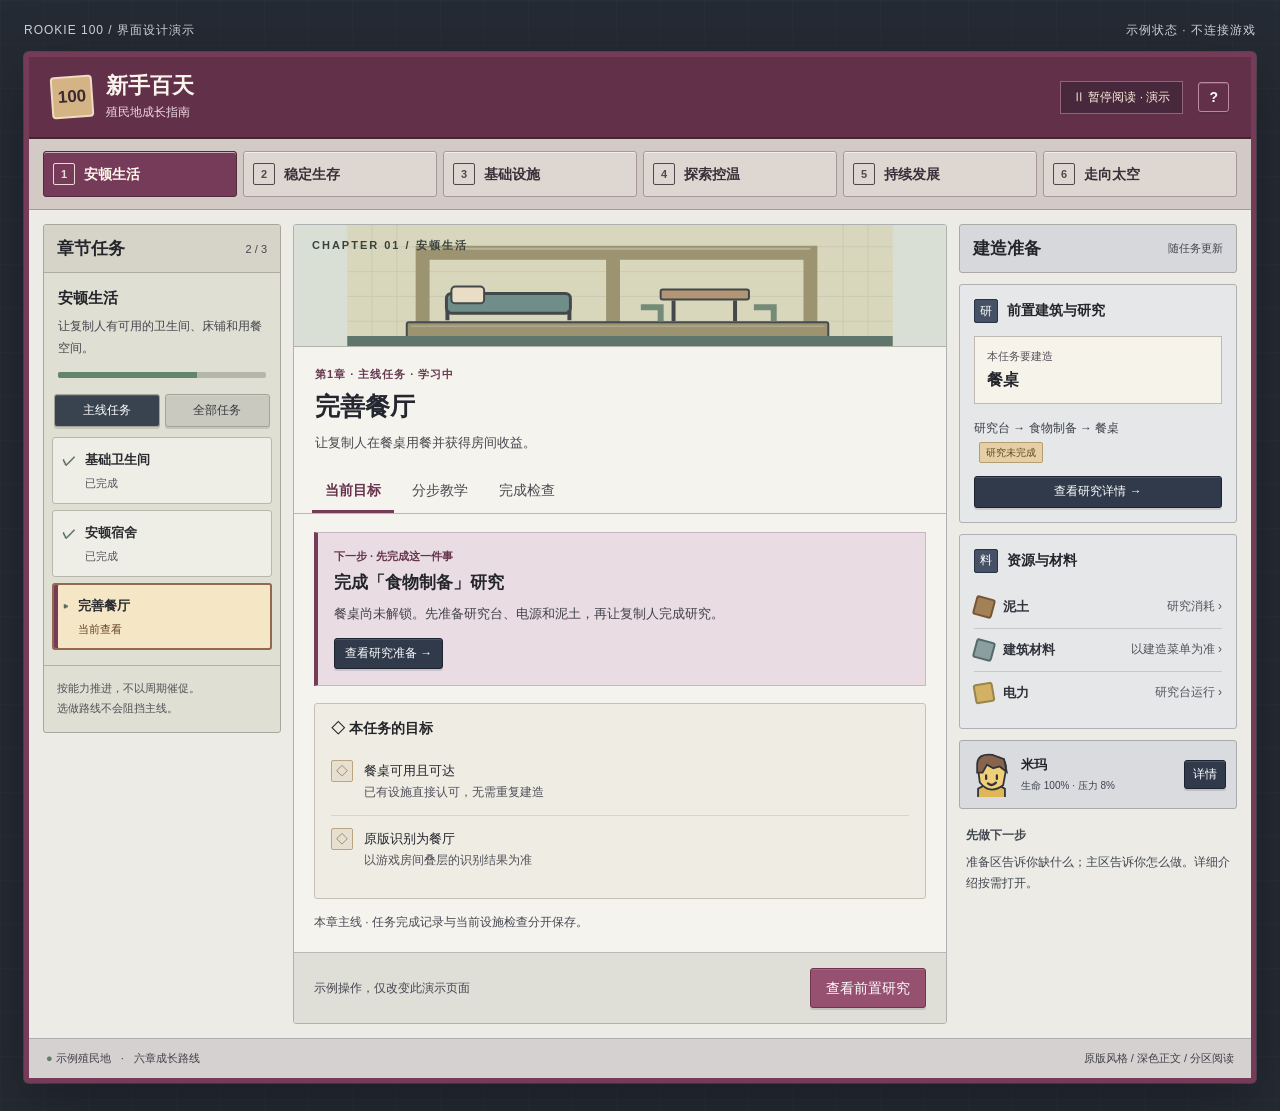
<file: ui-demo/index.html>
<!doctype html>
<html lang="zh-CN"><head><meta charset="utf-8"><meta name="viewport" content="width=device-width,initial-scale=1"><title>新手百天 · UI 设计演示</title><link rel="stylesheet" href="style.css"></head>
<body>
<div class="preview-label"><span>ROOKIE 100 / 界面设计演示</span><span>示例状态 · 不连接游戏</span></div>
<main class="window">
 <header class="window-head"><div class="brand-mark">100</div><div><h1>新手百天</h1><span>殖民地成长指南</span></div><div class="head-right"><span class="pause-badge">Ⅱ 暂停阅读 · 演示</span><button id="help" class="icon-button" aria-label="演示说明">?</button></div></header>
 <nav id="chapters" aria-label="章节"></nav>
 <div class="workspace">
  <aside class="task-frame"><div class="frame-head"><h2>章节任务</h2><span id="chapter-progress"></span></div><div class="chapter-intro"><strong id="chapter-title"></strong><p id="chapter-outcome"></p><div class="progress-track"><i id="chapter-fill"></i></div></div><div class="filter"><button id="main-filter" class="active">主线任务</button><button id="all-filter">全部任务</button></div><div id="tasks"></div><div class="list-note">按能力推进，不以周期催促。<br>选做路线不会阻挡主线。</div></aside>
  <section class="detail-frame"><div class="scene" id="scene"></div><div class="task-heading"><div class="eyebrow" id="task-meta"></div><h2 id="task-title"></h2><p id="task-purpose"></p></div><div class="detail-tabs" role="tablist"><button data-tab="overview" role="tab" class="active">当前目标</button><button data-tab="guide" role="tab">分步教学</button><button data-tab="checks" role="tab">完成检查</button></div><div id="task-content"></div><div class="task-action"><span id="action-note"></span><button id="primary" class="pink"></button></div></section>
  <aside class="support-frame"><div class="frame-head"><h2>建造准备</h2><span>随任务更新</span></div><section class="support-card"><div class="card-title"><span class="square-icon">研</span><h3>前置建筑与研究</h3></div><div id="research"></div></section><section class="support-card"><div class="card-title"><span class="square-icon">料</span><h3>资源与材料</h3></div><div id="resources"></div></section><section class="crew-card"><svg class="crew-portrait" viewBox="0 0 48 52" role="img" aria-label="复制人示意头像"><path d="M9 51v-9q15-10 30 0v9" fill="#dfb757" stroke="#30343a" stroke-width="2"/><path d="M9 20q-2-14 16-14 17 0 15 16l-3 16q-15 11-26-3z" fill="#efd078" stroke="#30343a" stroke-width="2"/><path d="M8 24V14q1-12 17-10l13 5 3 14-8-6-7 2-7-4-5 9z" fill="#88634e" stroke="#30343a" stroke-width="2"/><path d="M18 27v4M30 27v4M20 36q5 4 9-1" fill="none" stroke="#30343a" stroke-width="2.5" stroke-linecap="round"/></svg><div><strong>米玛</strong><span>生命 100% · 压力 8%</span></div><button id="crew-details" class="small">详情</button></section><div class="support-note"><strong>先做下一步</strong><p>准备区告诉你缺什么；主区告诉你怎么做。详细介绍按需打开。</p></div></aside>
 </div>
 <footer><span><b>●</b> 示例殖民地 <i>·</i> 六章成长路线</span><span>原版风格 / 深色正文 / 分区阅读</span></footer>
</main>
<div id="toast" role="status" hidden><span></span><button aria-label="关闭消息">×</button></div>
<dialog id="modal"><header><h2 id="modal-title"></h2><button id="modal-close" aria-label="关闭">×</button></header><div id="modal-content"></div><div class="modal-foot"><button id="modal-done" class="pink">知道了</button></div></dialog>
<script src="app.js"></script>
</body></html>
</file>
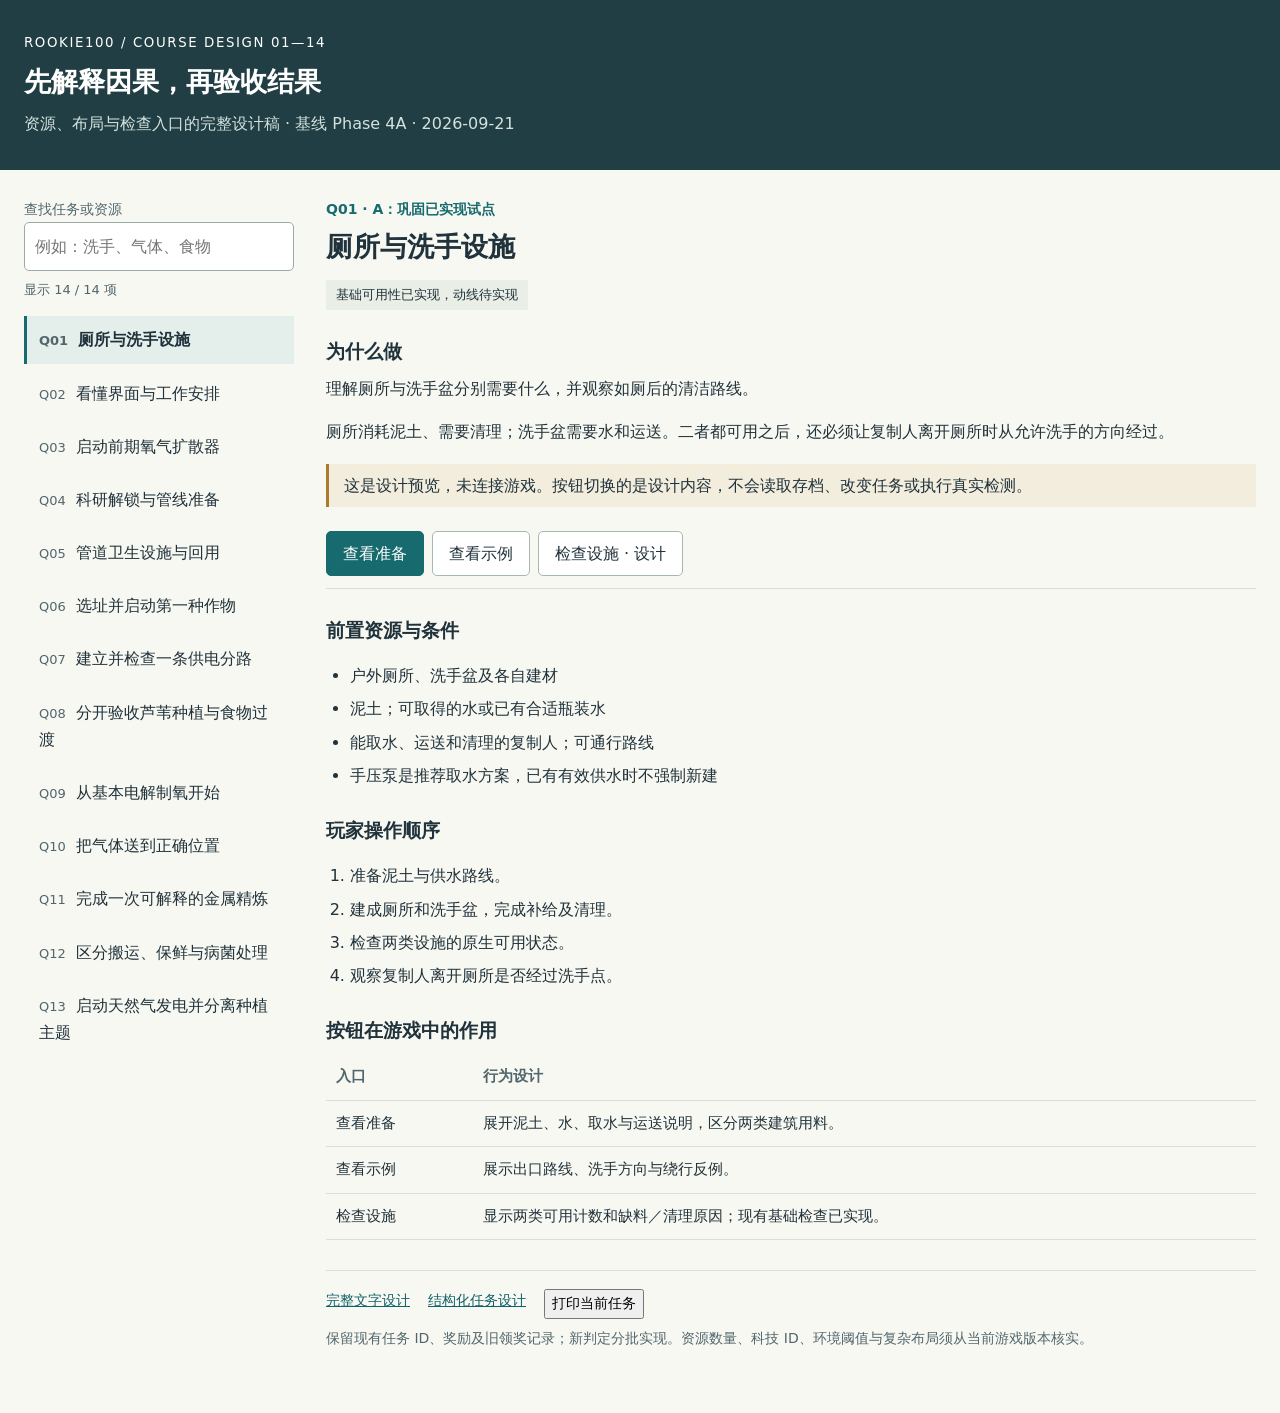
<file: Docs/Design/index.html>
<!doctype html>
<html lang="zh-CN"><head><meta charset="utf-8"><meta name="viewport" content="width=device-width,initial-scale=1"><title>Rookie100 · 前期课程设计</title>
<style>
:root{color-scheme:light;--ink:#20323b;--muted:#52666c;--accent:#176a6d;--paper:#f8f8f2;--line:#d8dfd9}*{box-sizing:border-box}body{margin:0;font:16px/1.7 "Microsoft YaHei",system-ui,sans-serif;background:var(--paper);color:var(--ink)}header{background:#203e43;color:white;padding:28px max(24px,calc((100vw - 1280px)/2));}header h1{font-size:27px;margin:4px 0}header p{margin:5px 0;color:#d4e2df}header small{letter-spacing:.12em}main{max-width:1280px;margin:auto;display:grid;grid-template-columns:270px minmax(0,1fr);gap:32px;padding:28px 24px}aside{align-self:start;position:sticky;top:18px;max-height:94vh;overflow:auto}label{display:block;font-size:14px;color:var(--muted)}input{font:inherit;width:100%;padding:10px;border:1px solid #9aaba7;border-radius:5px;background:white}nav{display:flex;flex-direction:column;gap:6px;margin-top:15px}button{font:inherit;cursor:pointer}nav button{text-align:left;padding:10px 12px;border:0;border-left:3px solid transparent;background:transparent;color:var(--ink)}nav button[aria-current="true"]{background:#e4eeea;border-left-color:var(--accent);font-weight:bold}nav span{font-size:13px;color:var(--muted);margin-right:10px}.empty{padding:20px;color:var(--muted)}h2{font-size:27px;line-height:1.4;margin:6px 0 14px}h3{font-size:19px;margin:25px 0 8px}h4{font-size:16px;margin:18px 0 6px}p{margin:8px 0 16px}li{margin:6px 0}ul,ol{padding-left:24px}.eyebrow{color:var(--accent);font-weight:bold;font-size:14px}.status{background:#e9eee6;display:inline-block;padding:4px 10px;font-size:13px}.notice{border-left:3px solid #ac7a2d;padding:8px 15px;background:#f2eddd;margin:18px 0}.tabs{display:flex;flex-wrap:wrap;gap:8px;border-bottom:1px solid var(--line);padding-bottom:12px;margin-top:24px}.tabs button{padding:8px 16px;border:1px solid #a7b8b2;border-radius:5px;background:white;color:var(--ink)}.tabs button[aria-selected="true"]{background:var(--accent);color:white;border-color:var(--accent)}button:focus-visible,a:focus-visible,input:focus-visible{outline:3px solid #d58b26;outline-offset:3px}.diagram{display:block;width:100%;height:auto;margin:10px 0;background:white}figure{margin:16px 0 24px}figcaption{font-size:14px;color:var(--muted)}a{color:#11616a}table{width:100%;border-collapse:collapse;font-size:15px}td,th{padding:10px;text-align:left;border-bottom:1px solid var(--line);vertical-align:top}th{color:var(--muted)}footer{margin-top:30px;border-top:1px solid var(--line);padding:18px 0;color:var(--muted);font-size:14px}.actions{display:flex;gap:18px;flex-wrap:wrap}.scope{font-weight:600}#counter{font-size:13px;color:var(--muted);margin-top:8px}[hidden]{display:none!important}@media(max-width:760px){main{grid-template-columns:1fr;padding:18px;gap:20px}aside{position:static;max-height:none}nav{display:grid;grid-template-columns:repeat(2,minmax(0,1fr));max-height:250px;overflow:auto}h2{font-size:23px}header{padding:20px}.tabs button{padding:9px 12px}}@media print{header{background:none;color:#20323b;padding:0}header p{color:#52666c}aside,.tabs,.actions{display:none}main{display:block;padding:0}article [role="tabpanel"]{display:block!important}figure{break-inside:avoid}body{background:white}}
</style></head><body>
<header><small>ROOKIE100 / COURSE DESIGN 01—14</small><h1>先解释因果，再验收结果</h1><p>资源、布局与检查入口的完整设计稿 · 基线 Phase 4A · 2026-09-21</p></header>
<main><aside><label for="search">查找任务或资源</label><input id="search" type="search" placeholder="例如：洗手、气体、食物"><div id="counter" aria-live="polite"></div><nav id="task-nav" aria-label="任务列表"></nav></aside><article id="detail" aria-live="polite"></article></main>
<script id="task-data" type="application/json">[
  {
    "id":"q01","title":"厕所与洗手设施","status":"基础可用性已实现，动线待实现","goal":"理解厕所与洗手盆分别需要什么，并观察如厕后的清洁路线。",
    "cause":"厕所消耗泥土、需要清理；洗手盆需要水和运送。二者都可用之后，还必须让复制人离开厕所时从允许洗手的方向经过。",
    "prerequisites":["户外厕所、洗手盆及各自建材","泥土；可取得的水或已有合适瓶装水","能取水、运送和清理的复制人；可通行路线","手压泵是推荐取水方案，已有有效供水时不强制新建"],
    "nodes":["泥土与清理","户外厕所","如厕后经过","洗手盆","取水与运送","水源／瓶装水","生活区"],"edges":[[0,1,"补给"],[1,2,"离开"],[2,3,"正确方向"],[5,4,"取水"],[4,3,"送水"],[3,6,"洗手后进入"]],
    "layout":[["厕所区域","出口洗手点","生活区"],["泥土补给","可通行走廊","水源与取水点"]],
    "layoutNote":"把洗手点安排在出口路线，并检查允许洗手的方向；另一出口可能导致绕行。示意不代表房间尺寸或通路已经自动验证。",
    "steps":["准备泥土与供水路线。","建成厕所和洗手盆，完成补给及清理。","检查两类设施的原生可用状态。","观察复制人离开厕所是否经过洗手点。"],
    "buttons":[["查看准备","展开泥土、水、取水与运送说明，区分两类建筑用料。"],["查看示例","展示出口路线、洗手方向与绕行反例。"],["检查设施","显示两类可用计数和缺料／清理原因；现有基础检查已实现。"]],
    "acceptance":["当前自动：至少一座户外厕所与一座洗手盆可用，领奖前复核。","人工观察：通路、门权限、洗手方向和如厕后实际洗手。","后续：以明确设施组关联行为证据，不能用远处设施凑成完整卫生系统。"],
    "feedback":["等待泥土 → 检查库存、运送与清理。","洗手盆缺水 → 检查水源、取水和送达，不只看手压泵是否存在。","设施可用 → 明确提示动线尚未自动核验。"],
    "tests":["只有厕所或只有空洗手盆不能通过。","无人正在使用但设施可用时可以通过基础目标。","供水中断、进入清理状态或拆除后，领奖复核应拦截。"],
    "scope":"基础目标仍按殖民地统计；通路和实际洗手不冒充自动通过。","batch":"A：巩固已实现试点"
  },
  {
    "id":"q02","title":"看懂界面与工作安排","status":"当前为知识任务，交互练习待实现","goal":"能找到资源、建筑状态、视图、通路和工作优先级，知道下一步去哪里检查。",
    "cause":"建筑不工作不一定是建筑没造好；需要先读状态，再检查资源、连接和复制人的工作安排。基础帮助不能锁在第一项领奖之后。",
    "prerequisites":["无需先完成某栋建筑才能阅读帮助","使用当前殖民地的任意已建成建筑作为观察对象","资源列表、原生状态面板、相关视图入口"],
    "nodes":["选择建筑","读取状态","检查资源","检查连接／通路","调整工作安排","再次观察"],"edges":[[0,1,"先看证据"],[1,2,"缺料时"],[1,3,"连接问题时"],[2,4,"库存未送达"],[3,4,"通路已修复"],[4,5,"验证变化"]],
    "layout":[["资源与任务列表","游戏观察区","建筑原生状态"],["视图入口","选择一个对象","工作与优先级"]],
    "layoutNote":"这是界面信息位置示意，不是游戏截图；实际入口名称与快捷键以当前游戏版本为准。",
    "steps":["选中一座建筑，读出一条状态信息。","找到其需要的资源及库存。","切换一个相关视图，沿连接或通路检查。","理解优先级只能安排工作，不能凭空产生材料或打通墙壁。"],
    "buttons":[["查看准备","打开基础操作说明，始终可访问。"],["查看示例","对照缺资源、缺连接和缺运送三种情况。"],["检查设施","指向现有支持的诊断；不支持的对象说明检查边界。"]],
    "acceptance":["当前无机器目标，只能描述为阅读确认。","拟增加分步自检，不把点击按钮认定为已经掌握操作。","若将来记录视图操作，只能证明使用过入口，不能证明理解。"],
    "feedback":["库存有材料但没送到 → 看通路、工作安排和优先级。","尚不支持自动判断 → 给出原生状态检查入口，不标绿通过。"],
    "tests":["q01 未领奖时也能打开基础帮助。","打开后关闭帮助不自动发奖或替玩家改优先级。"],
    "scope":"知识确认与工程验收分开；不新增虚假的掌握度。","batch":"B：前置知识与科研"
  },
  {
    "id":"q03","title":"启动前期氧气扩散器","status":"运行验收与选中建筑诊断已实现","goal":"理解电力、藻类和排气环境缺一不可，能解释扩散器为什么停机。",
    "cause":"电路供电和藻类运送使扩散器能够工作，周围气体环境与控制状态决定是否允许继续运行；运行一台不等于整个基地氧气充足。",
    "prerequisites":["氧气扩散器及建材","可工作的供电来源与连续电线","藻类来源和运送路径；不能依赖本任务奖励作为唯一启动材料","可排气的环境及允许运行的手动／自动化设置"],
    "nodes":["发电与电线","藻类与运送","氧气扩散器","周围环境／控制","氧气分布","复制人耗氧"],"edges":[[0,2,"供电"],[1,2,"供料"],[3,2,"允许运行"],[2,4,"产氧"],[4,5,"供氧需求"]],
    "layout":[["发电与接线","扩散器","需供氧空间"],["藻类存放与运送","周围气体环境","观察氧气分布"]],
    "layoutNote":"保持可运送、可观察的布置。不能用此图保证供氧容量，也不要为了过压盲目增建扩散器。",
    "steps":["建成、接线并补充藻类。","启动后观察建筑状态和氧气分布。","分别识别缺电、缺料、过压和控制关闭。","将二氧化碳相关内容作为独立观察，不把它算入已实现的运行验收。"],
    "buttons":[["查看准备","说明藻类获取、供电和运送。"],["查看示例","显示电力与物料两条输入，以及气体扩散方向。"],["检查设施","检查当前选中的扩散器，显示原因和建议；已实现。"]],
    "acceptance":["当前自动：建成且领奖时至少一台扩散器运行。","诊断范围是所选建筑；任务不要求选中恰好达标的那台。","持续供氧、殖民地容量及二氧化碳治理尚未自动验收。"],
    "feedback":["建筑内藻类不足 → 区分本地缺料与全殖民地耗尽。","过压 → 查看附近气体和通路。","手动／自动化关闭 → 指向不同控制入口。"],
    "tests":["未接线、无电、停机时不能新领取。","另一台正常运行可以满足目标。","已领奖后停机不撤销记录。"],
    "scope":"保持当前成功试点，不在本批增加持续产氧的存档历史。","batch":"A：巩固已实现试点"
  },
  {
    "id":"q04","title":"科研解锁与管线准备","status":"知识任务；具体科研验收待审计","goal":"知道科技解锁只是允许建造，实际使用还需要资源、连接和工作安排。",
    "cause":"科研设备及其输入使选定科技取得进度；科技完成后才进入对应建筑与管线实践。阅读科技说明不等于完成科研。",
    "prerequisites":["本任务明确选定的科技清单（实现前从当前游戏科技树核对）","所需研究设备及其实际资源与供电","能够执行研究工作的复制人及工作安排"],
    "nodes":["研究设备","所需资源与供电","选择目标科技","实际科研进度","科技完成","进入管道教学"],"edges":[[0,2,"具备设备"],[1,0,"供应"],[2,3,"安排研究"],[3,4,"完成"],[4,5,"解锁"]],
    "layout":[["研究材料送达","研究设备","供电电路"],["复制人通路","科技选择与进度","待解锁设施"]],
    "layoutNote":"不写死某个版本的科技名称和费用；生成游戏内容前必须从已安装版本确认对应科技 ID。",
    "steps":["从后续设施反查需要的科技。","准备研究设备及其输入。","选择并完成指定科技。","回到解锁建筑，解释进水和排水接口。"],
    "buttons":[["查看准备","列出核对后的设备、资源和科技前置。"],["查看示例","对照科技解锁与建筑实际工作的区别。"],["检查设施","检查选定科技的完成状态和研究设备条件；接口核实后实现。"]],
    "acceptance":["实施前确定有限、可识别的科技集合，不用泛称二级科研。","未来自动验收科技完成；设备存在只作为中间步骤。","当前版本仍是知识任务，不把已领取记录改写为已验证科研。"],
    "feedback":["科技未选择 → 指向研究入口。","研究停滞 → 分别检查设备、输入、工作安排。"],
    "tests":["设备齐全但目标科技未完成不能假通过。","早已研究完成的存档不要求重做。","基础说明在解锁前可查。"],
    "scope":"科技 ID、接口、费用需要版本审计；不在设计图中伪造已核实数据。","batch":"B：前置知识与科研"
  },
  {
    "id":"q05","title":"管道卫生设施与回用","status":"当前仅检查马桶建成，需分层整改","goal":"先让进水、使用和排水成立，再理解处理、回用与余量去向。",
    "cause":"供水到达设施并有排水去向才能使用；处理后的水若回用，还需要补给、供电、维护和剩余水量的处理。一个抽水马桶不是一个循环。",
    "prerequisites":["经核对的科技解锁与建材","管道卫生设施和对应供水、排水管线","若采用处理回用：处理设备、电力、处理材料及余量去向","启动水与复制人使用、维护通路"],
    "nodes":["启动供水","管道卫生设施","污水输出","处理设备","回用水","余量／排出","处理材料与电力"],"edges":[[0,1,"供水"],[1,2,"使用后"],[2,3,"送去处理"],[6,3,"供应"],[3,4,"处理结果"],[4,1,"回用"],[4,5,"余量去向"]],
    "layout":[["供水入口","厕所与洗手点","污水汇集"],["回用连接","处理与维护区","余量出口"]],
    "layoutNote":"只是流向分区图，不给未经实测的桥接方向、管路优先级或密闭尺寸。回用不等同于已经消毒。",
    "steps":["先完成有输入、有输出的管道卫生设施。","观察一次实际使用与排水。","增加处理设备并验证处理结果。","最后验证回用和余量出口，检查堵塞与维护。"],
    "buttons":[["查看准备","分基础卫生与处理回用两张清单。"],["查看示例","切换一次性供排水和回用原理图，明确两者区别。"],["检查设施","按设施组检查输入、输出与处理；不能只数马桶。"]],
    "acceptance":["里程碑一：同一设施组具备使用条件且输入输出关系明确。","里程碑二：观察到使用与输出；若需要跨读档记录，另行设计迁移。","里程碑三：回用和余量去向经过验证后，才称循环完成。"],
    "feedback":["无输入水 → 沿供水端检查。","排水受阻 → 查看输出去向与容量。","处理设备停机 → 区分电力、材料和输出问题。"],
    "tests":["异地一台马桶与一台处理器不能拼凑通过。","启动水存在但输出堵塞不能算可用。","循环图不允许把污水处理直接标成无菌。"],
    "scope":"分三次可验证里程碑，不一次性交付未经验证的闭环检测。","batch":"C：卫生系统升级"
  },
  {
    "id":"q06","title":"选址并启动第一种作物","status":"当前仅检查种植箱，作物判定待实现","goal":"先选作物，再选能满足它条件的位置，区分空容器与实际种植。",
    "cause":"种植容器只有承载作用；种子、环境和所需供给共同决定作物能否生长，生长也不等于已经收获。",
    "prerequisites":["一种明确的入门作物及种子","与该作物匹配的种植容器","从当前游戏配置读取的环境与供给条件","播种、照料和收获的复制人通路"],
    "nodes":["选定作物","种子","合适容器","环境与供给","生长","收获物"],"edges":[[0,2,"选择容器"],[1,2,"播种"],[3,2,"满足条件"],[2,4,"实际生长"],[4,5,"收获"]],
    "layout":[["种子与材料","种植区","环境观察点"],["复制人通道","所需供给","收获去向"]],
    "layoutNote":"温度、气氛、灌溉或施肥按所选作物核实，不把所有作物画成同一种供水方案。",
    "steps":["先确认作物及种子来源。","核对环境后建造合适容器。","完成播种和供给。","观察实际生长，再安排收获用途。"],
    "buttons":[["查看准备","显示所选作物的实际需求卡。"],["查看示例","比较空容器、已播种和具备生长条件三种状态。"],["检查设施","检查容器内作物身份及其生长阻碍。"]],
    "acceptance":["种植正确作物且具备生长条件，不以空种植箱通过。","收获是独立行为里程碑，不在播种时自动勾选。"],
    "feedback":["没有作物 → 检查种子与播种安排。","作物停长 → 根据真实状态解释环境或供给不足。"],
    "tests":["空箱、错误作物、错误环境分别不能冒充目标。","已有正确作物可被承认，不要求拔掉重种。"],
    "scope":"作物及精确阈值须在实施前核对，不写死猜测值。","batch":"D：种植与食物"
  },
  {
    "id":"q07","title":"建立并检查一条供电分路","status":"当前仅检查变压器，网络判定待实现","goal":"理解发电、主干、分路和负荷的关系，并检查一个明确电路。",
    "cause":"变压器只有正确接入主干和目标分路才发挥作用；电线规格和负荷仍需核对，不能保证以后永不发生过载。",
    "prerequisites":["可用电源和主干连接","变压器及合适电线、目标用电设备","经游戏接口核对的电路身份、线缆容量及负荷数据"],
    "nodes":["发电与储电","主干","变压器","目标分路","用电设备","容量与负荷检查"],"edges":[[0,1,"供电"],[1,2,"输入"],[2,3,"输出"],[3,4,"送电"],[3,5,"线缆"],[4,5,"负荷"]],
    "layout":[["发电与储电","主干接入","变压器"],["检查范围标识","分路连接","目标用电区"]],
    "layoutNote":"接口方向以游戏实际建筑为准。图中区域只表示电路角色，不表示任何型号电线都可以通用。",
    "steps":["选定要教学的一条分路。","核对主干到变压器，再到分路的连接。","检查目标线缆与用电负荷。","观察运行，处理断线或过载提示。"],
    "buttons":[["查看准备","说明不同电路角色和容量数据来源。"],["查看示例","展示连接正确与输入输出接错的原理对照。"],["检查设施","明确绑定所选分路，显示检查范围与当前证据。"]],
    "acceptance":["要求目标分路的网络关系正确，不能仅凭变压器存在。","只报告当前检查范围与观察结果，删除永不过载的绝对承诺。"],
    "feedback":["网络未连通 → 指出未能确认的连接段。","负荷风险 → 展示游戏读取的数据及适用范围，不猜容量。"],
    "tests":["远处无关变压器不能让所选电路通过。","更换线缆或增添设备后应重新检查。"],
    "scope":"网络关联检测未实现前维持教学提示，不伪造已验证分组。","batch":"E：电网与制氧系统"
  },
  {
    "id":"q08","title":"分开验收芦苇种植与食物过渡","status":"当前仅检查农场砖，两个主题待拆分","goal":"把指定作物种植和食物来源过渡分成两条有各自证据的目标。",
    "cause":"同一章包含两个主题，不意味着同一块农场砖能同时证明它们完成；每条资源链都要明确输入、产物和用途。",
    "prerequisites":["顶针芦苇对应种子、容器、环境和供给（实施前核实）","独立选定的食物来源、必要加工与保存方式","分别可达的运送、种植或加工工作路线"],
    "nodes":["芦苇种子与条件","实际种植","芦苇产物用途","食物来源","必要加工","可用食物与保存"],"edges":[[0,1,"播种与供给"],[1,2,"生长后产物"],[3,4,"独立食物链"],[4,5,"加工与存放"]],
    "layout":[["芦苇种植区","作物供给","产物去向"],["独立食物来源","加工位置","食物存放"]],
    "layoutNote":"两条链并列绘制，不把芦苇种植自动画成食物生产。精确作物条件和食谱随后核对。",
    "steps":["明确芦苇的教学用途与种植条件。","验证实际种植，不只检查农场砖。","单独选择食物过渡路线。","观察食物链输出及其保存安排。"],
    "buttons":[["查看准备","分栏展示两条链的资源清单。"],["查看示例","切换种植图和食物图，禁止混用完成标记。"],["检查设施","分别返回作物目标和食物目标的证据。"]],
    "acceptance":["指定作物实际种植且条件满足。","食物路线以选定方案的实际输出验收；未定义方案前不开放自动通过。"],
    "feedback":["农场砖为空 → 种植目标未完成。","种植达标但食物链未验证 → 显示两项不同进度。"],
    "tests":["完成其中一条链不能自动完成另一条。","错误种子或无食物输出不能被总建筑数掩盖。"],
    "scope":"保持任务 ID 与原视频关联，先拆子目标，不立即改全局任务顺序。","batch":"D：种植与食物"
  },
  {
    "id":"q09","title":"从基本电解制氧开始","status":"当前仅检查电解器，系统启动待实现","goal":"理解电力、水、环境与产物去向，再把高压方案作为进阶内容。",
    "cause":"电解器需要输入和运行条件；启动后还要处理不同气体的去向。高压设计不能替代对基础流向的理解。",
    "prerequisites":["所需科技、电解器和建材","可用电路及供水管路","气体输出空间、输送和去向方案","针对高级方案的独立实机验证资料"],
    "nodes":["水源与管路","供电","电解器","运行环境","氧气去向","氢气去向"],"edges":[[0,2,"供水"],[1,2,"供电"],[3,2,"运行条件"],[2,4,"氧气"],[2,5,"氢气"]],
    "layout":[["供水与供电","电解设备区","气体观察区"],["检修通道","氧气输送方向","氢气处理方向"]],
    "layoutNote":"仅为功能分区；高压模块的格子尺寸、液体布置和启动步骤没有实机验证前不生成施工蓝图。",
    "steps":["先用普通方案确认输入和设备启动。","观察不同气体产物及其去向。","检查环境与控制造成的停机。","基础通过后再阅读高压进阶案例。"],
    "buttons":[["查看准备","列出基础启动需求和进阶方案额外条件。"],["查看示例","默认展示普通原理图；未验证高压蓝图不提供照建指令。"],["检查设施","拟检查电解器输入、运行和产物路径，范围明确到设施组。"]],
    "acceptance":["基础层检查正确设备实际启动。","系统层另行检查氧气和氢气去向。","高压稳定性不以启动一瞬间判完成。"],
    "feedback":["设备存在但未启动 → 从输入、控制和环境分项解释。","产物去向未知 → 不显示系统完整。"],
    "tests":["无水、无电或无法排气均不满足启动层。","只启动设备不能自动通过稳定系统层。"],
    "scope":"先普通、后进阶；不把未经验证的技巧生成成官方式蓝图。","batch":"E：电网与制氧系统"
  },
  {
    "id":"q10","title":"把气体送到正确位置","status":"当前仅检查气泵，输送关系待实现","goal":"沿气源、气泵、管路到输出端逐段检查，而不是只放下一台泵。",
    "cause":"气泵需要电力和可抽取气体，管路需要可接受的输出端；混合气体还要有明确的处理方案。",
    "prerequisites":["明确的气源与目标使用位置","气泵、电路、气体管路和相应输出设施","按实际方案确定的不同气体处理方式"],
    "nodes":["气源","供电","气泵","气体管路","按方案分配","目标输出端"],"edges":[[0,2,"抽取"],[1,2,"供电"],[2,3,"输送"],[3,4,"分配"],[4,5,"送达"]],
    "layout":[["气源与气泵","输送走廊","目标输出区"],["供电连接","检修与观察点","其他气体去向"]],
    "layoutNote":"不画成泵自动只吸所需气体。分配方式与实际设施核对后才展开具体接法。",
    "steps":["明确从哪里取气、送到哪里。","连接供电与管路。","观察管内实际气体及输出端。","处理阻塞、输出环境或气体不符合需求的情况。"],
    "buttons":[["查看准备","列出气源与目标端需求。"],["查看示例","展示输送链及不同气体必须有去向的原因。"],["检查设施","沿指定输送链检查连接和输出，未支持段落标待检查。"]],
    "acceptance":["必须把同一输送链的气源、泵和输出关联起来。","实际送达的气体符合目标端要求，不能仅数气泵。"],
    "feedback":["泵工作但未送达 → 检查管路和输出端。","送到的不是目标气体 → 检查气源和分配方案。"],
    "tests":["断管或封闭输出不能通过。","其他无关气泵不能满足所选链。"],
    "scope":"与 q09 共享基本制氧知识，不把先学高压当作普通输送的物理前提。","batch":"E：电网与制氧系统"
  },
  {
    "id":"q11","title":"完成一次可解释的金属精炼","status":"当前仅检查建筑，生产行为待实现","goal":"理解输入、冷却、工作安排和产物，知道热量仍需要后续管理。",
    "cause":"原料与电力只是加工的部分输入；冷却介质和输出去向同样重要。成功加工一批，不代表长时间运行的热量已经解决。",
    "prerequisites":["金属精炼设施与配方所需原料","有效供电、工作安排及复制人通路","经游戏配置核对的冷却介质和进出路径","产物取走与后续热量处理方案"],
    "nodes":["原料与运送","供电与工作安排","精炼设备","冷却输入","冷却输出与热量","精炼产物"],"edges":[[0,2,"加工材料"],[1,2,"工作条件"],[3,2,"冷却介质"],[2,4,"携热输出"],[2,5,"加工结果"]],
    "layout":[["原料存放","精炼设备","产物去向"],["冷却输入","操作与检修通路","冷却输出／散热区域"]],
    "layoutNote":"不给未经计算和测试的闭路冷却接法；介质选择和运行余量必须按具体方案验证。",
    "steps":["选定一个具体加工配方。","准备原料、供电、冷却与工作安排。","完成一批实际加工。","检查输出介质与后续热量去向。"],
    "buttons":[["查看准备","从选定配方列出所需输入与冷却需求。"],["查看示例","将物料流与冷却流分开展示。"],["检查设施","检查设备条件，未来以成功加工事件确认一批产出。"]],
    "acceptance":["明确设备及配方，记录一次成功加工，不用已有库存冒充本次生产。","历史产出记录若持久化，单独进行存档迁移与去重设计。","长期散热可靠性属于后续目标。"],
    "feedback":["未开始加工 → 检查工作设置和输入。","冷却或输出受阻 → 展示具体缺口，不仅提示未完成。"],
    "tests":["奖励或搬来的精炼金属不能冒充加工证据。","取消作业不记成功；重复事件不重复计数。"],
    "scope":"先验证单次生产，再考虑连续生产统计。","batch":"F：生产与效果验收"
  },
  {
    "id":"q12","title":"区分搬运、保鲜与病菌处理","status":"当前储物箱目标不足，机制需分别审计","goal":"知道物资存放、食物保存和病菌处理是不同问题，不能用同一个勾选代替。",
    "cause":"把东西搬进容器只改变存放位置；是否保鲜或完成病菌处理，需要分别观察对应对象和机制，不能由建筑名称推断。",
    "prerequisites":["明确本课要保存的食物或处理的物资","所选方案对应的环境、设备和能源","明确处理前后要比较的状态与观察范围","辐射案例必须核对版本、DLC 和实际处理对象"],
    "nodes":["识别目标物资","搬运与存放","食物保存方案","观察保存状态","病菌处理方案","观察处理结果"],"edges":[[0,1,"确定对象"],[1,2,"食物分支"],[2,3,"单独验收"],[1,4,"病菌分支"],[4,5,"单独验收"]],
    "layout":[["物资识别与暂存","食物保存区","状态观察"],["需处理的物资","独立处理区域","处理结果检查"]],
    "layoutNote":"不把普通储物箱画成食品保鲜设备；辐射处理的布局和暴露条件未经验证不提供照建图。",
    "steps":["先说明要解决腐败、污染还是搬运问题。","选择一条明确方案并核对机制。","记录处理前状态。","实施后按相同范围检查结果。"],
    "buttons":[["查看准备","分开列出食物保存与病菌处理需求。"],["查看示例","对照三种目标，明确不能互相替代。"],["检查设施","仅检查有可靠数据支持的状态，其他项目显示待验证。"]],
    "acceptance":["搬运目标只证明物资到位。","保鲜与病菌处理分别规定对象、证据和观察期；审计前不生成数值承诺。","当前储物箱存在不能证明任何安全效果。"],
    "feedback":["物资已存放，但效果未检查 → 保持未验证状态。","缺少可靠状态数据 → 引导查看原生信息，不标安全。"],
    "tests":["容器存在但无目标物资不通过。","处理一份样品不能推断整个库存均符合条件。"],
    "scope":"先消除误导性目标，再选择一个可实测方案实施。","batch":"F：生产与效果验收"
  },
  {
    "id":"q13","title":"启动天然气发电并分离种植主题","status":"当前仅检查发电机，多主题待拆分","goal":"理解燃料、输送、发电连接与排放；另行处理章节中的种植内容。",
    "cause":"发电机需要燃料输入和运行条件，发出的电要接入目标电路，运行产物也需要去向。种植系统不能由发电机数量证明完成。",
    "prerequisites":["可取得的天然气来源与输送方案","发电机、实际供气管线及电力连接","按本机配置核对的排放处理条件","独立定义种植主题的对象、环境和供给"],
    "nodes":["天然气来源","气体输送","天然气发电机","目标电路","运行产物去向","独立种植目标"],"edges":[[0,1,"取得燃料"],[1,2,"供气"],[2,3,"供电"],[2,4,"处理产物"]],
    "layout":[["燃料取得与输送","发电设备区","目标电路"],["维护通路","排放去向","独立种植区"]],
    "layoutNote":"种植区是另一子目标，不与发电链画成未经证实的资源关系。排放连接须从当前游戏配置核对。",
    "steps":["确认燃料来源而不是先盲目放发电机。","连接供气与电路，安排产物去向。","观察实际发电。","单独完成种植子目标，不共享完成证据。"],
    "buttons":[["查看准备","分别显示发电和种植准备。"],["查看示例","显示燃料、电力、排放三种流向。"],["检查设施","绑定目标发电链，种植目标独立检查。"]],
    "acceptance":["发电启动需要实际运行证据与相关电路连接。","燃料持续性、长期排放和种植效果分别验收。"],
    "feedback":["无燃料送达 → 沿气源与管路检查。","发电设备存在但未启动 → 显示真实运行阻碍。"],
    "tests":["错误气体或无燃料不能通过。","只完成发电不能勾选独立种植目标。"],
    "scope":"长期供能不以一次启动判定；具体副产物处理在实施前核实。","batch":"F：生产与效果验收"
  },
  {
    "id":"q14","title":"明确基地边界与出入口","status":"当前仅数瓷砖，空间效果待实现","goal":"先说明围挡想隔离什么，再检查边界、出入口和必要通路。",
    "cause":"散落的砖块不会自动形成边界；围挡的用途决定材料、开口和设施穿越方式。出入口既影响通行，也影响所希望的隔离效果。",
    "prerequisites":["明确的目标区域及隔离目的","与该目的相符的建材、门和必要接口","仍能工作的供给、通行与维护路线","具体效果检查所需的空间或环境数据"],
    "nodes":["选定区域","明确隔离目的","边界与材料","门／必要开口","保留通行与供给","检查实际效果"],"edges":[[0,1,"定义目标"],[1,2,"设计边界"],[2,3,"安排出入口"],[3,4,"保留功能"],[4,5,"观察结果"]],
    "layout":[["外部环境","边界与受控入口","目标区域"],["供给穿越点","检修与通行","内部设施"]],
    "layoutNote":"边界图不保证气密、隔热或无泄漏；先确定目标，再提供对应的实测布局。",
    "steps":["选择区域并写清围挡目的。","检查边界连续性及必要开口。","确保复制人通路和资源供给没有被切断。","观察目标效果，区分建造练习和隔离验收。"],
    "buttons":[["查看准备","说明不同围挡目的需要不同证据。"],["查看示例","展示边界、门和供给穿越点的关系。"],["检查设施","未来绑定明确区域；无拓扑检测时只提供人工检查清单。"]],
    "acceptance":["20 块砖只能验收基础建造练习。","系统层须检查选定区域的边界与开口，不能使用全地图总数。","只有相应环境证据支持时才报告具体隔离效果。"],
    "feedback":["砖数足够但区域未定义 → 不标成围挡完成。","通路或供给受阻 → 先恢复必要功能，再观察隔离结果。"],
    "tests":["散落砖块不能代替连续边界。","多一条门或缺口后必须重新评估效果。"],
    "scope":"先确定目的与范围，再做拓扑；不把所有围挡统一成同一个判定。","batch":"F：生产与效果验收"
  }
]
</script>
<script>
(() => {
 'use strict';
 const tasks=JSON.parse(document.getElementById('task-data').textContent);
 const nav=document.getElementById('task-nav'),detail=document.getElementById('detail'),search=document.getElementById('search');
 let selected=tasks.find(t=>t.id===location.hash.slice(1))||tasks[0];
 const esc=v=>String(v).replace(/[&<>"']/g,c=>({'&':'&amp;','<':'&lt;','>':'&gt;','"':'&quot;',"'":'&#39;'}[c]));
 const list=(items,ordered=false)=>`<${ordered?'ol':'ul'}>${items.map(s=>`<li>${esc(s)}</li>`).join('')}</${ordered?'ol':'ul'}>`;
 function menu(){const q=search.value.trim().toLowerCase();const visible=tasks.filter(t=>JSON.stringify(t).toLowerCase().includes(q));nav.innerHTML=visible.map(t=>`<button type="button" data-id="${t.id}" aria-current="${t.id===selected.id}"><span>${t.id.toUpperCase()}</span>${esc(t.title)}</button>`).join('')||'<p class="empty">没有匹配的任务。请换个词。</p>';document.getElementById('counter').textContent=`显示 ${visible.length} / ${tasks.length} 项`;}
 function render(){const t=selected;detail.innerHTML=`
 <div class="eyebrow">${t.id.toUpperCase()} · ${esc(t.batch)}</div><h2>${esc(t.title)}</h2><div class="status">${esc(t.status)}</div>
 <h3>为什么做</h3><p>${esc(t.goal)}</p><p>${esc(t.cause)}</p>
 <div class="notice">这是设计预览，未连接游戏。按钮切换的是设计内容，不会读取存档、改变任务或执行真实检测。</div>
 <div class="tabs" role="tablist" aria-label="任务设计内容"><button type="button" role="tab" id="tab-prep" aria-controls="panel-prep" aria-selected="true">查看准备</button><button type="button" role="tab" id="tab-example" aria-controls="panel-example" aria-selected="false" tabindex="-1">查看示例</button><button type="button" role="tab" id="tab-check" aria-controls="panel-check" aria-selected="false" tabindex="-1">检查设施 · 设计</button></div>
 <section id="panel-prep" role="tabpanel" aria-labelledby="tab-prep"><h3>前置资源与条件</h3>${list(t.prerequisites)}<h3>玩家操作顺序</h3>${list(t.steps,true)}<h3>按钮在游戏中的作用</h3><table><thead><tr><th>入口</th><th>行为设计</th></tr></thead><tbody>${t.buttons.map(b=>`<tr><td>${esc(b[0])}</td><td>${esc(b[1])}</td></tr>`).join('')}</tbody></table></section>
 <section id="panel-example" role="tabpanel" aria-labelledby="tab-example" hidden><h3>资源与因果流程图</h3><figure><img class="diagram" src="figures/${t.id}-flow.svg" alt="${esc(t.title)}的资源与依赖关系"><figcaption>箭头表示输入、操作顺序或需要确认的关系；不等于任务解锁顺序。<a href="figures/${t.id}-flow.svg" download>保存流程图</a></figcaption></figure><h3>参考布局</h3><p class="scope">概念分区示意 · 非实机截图 · 未验证格子尺寸、管线接法和通路</p><figure><img class="diagram" src="figures/${t.id}-layout.svg" alt="${esc(t.title)}的功能分区示意"><figcaption>${esc(t.layoutNote)} <a href="figures/${t.id}-layout.svg" download>保存布局示意</a></figcaption></figure></section>
 <section id="panel-check" role="tabpanel" aria-labelledby="tab-check" hidden><h3>验收标准</h3>${list(t.acceptance)}<h3>遇到问题怎样反馈</h3>${list(t.feedback)}<h3>必须覆盖的测试</h3>${list(t.tests)}<h3>本任务边界</h3><p class="scope">${esc(t.scope)}</p><p>“已实现”只代表对应版本已有代码；具体实机覆盖以测试记录为准。未实现的检查不能在游戏中显示为已通过。</p></section>
 <footer><div class="actions"><a href="DESIGN.md">完整文字设计</a><a href="tasks.json">结构化任务设计</a><button type="button" id="print">打印当前任务</button></div><p>保留现有任务 ID、奖励及旧领奖记录；新判定分批实现。资源数量、科技 ID、环境阈值与复杂布局须从当前游戏版本核实。</p></footer>`;
  detail.querySelectorAll('[role="tab"]').forEach(button=>button.addEventListener('click',()=>activate(button)));
  detail.querySelector('.tabs').addEventListener('keydown',e=>{const tabs=[...detail.querySelectorAll('[role="tab"]')];let i=tabs.indexOf(document.activeElement);if(i<0)return;if(e.key==='ArrowRight')i=(i+1)%tabs.length;else if(e.key==='ArrowLeft')i=(i+tabs.length-1)%tabs.length;else if(e.key==='Home')i=0;else if(e.key==='End')i=tabs.length-1;else return;e.preventDefault();activate(tabs[i]);tabs[i].focus();});
  document.getElementById('print').addEventListener('click',()=>window.print());menu();
 }
 function activate(button){detail.querySelectorAll('[role="tab"]').forEach(b=>{const active=b===button;b.setAttribute('aria-selected',String(active));b.tabIndex=active?0:-1;document.getElementById(b.getAttribute('aria-controls')).hidden=!active;});}
 nav.addEventListener('click',e=>{const b=e.target.closest('button[data-id]');if(!b)return;selected=tasks.find(t=>t.id===b.dataset.id);location.hash=selected.id;render();});
 search.addEventListener('input',menu);window.addEventListener('hashchange',()=>{const t=tasks.find(t=>t.id===location.hash.slice(1));if(t&&t!==selected){selected=t;render();}});render();
})();
</script></body></html>
</file>
<file: ui-demo/style.css>
:root{font-family:"Microsoft YaHei","Noto Sans SC",sans-serif;color:#24252b;background:#252b34;font-size:14px;--wine:#763b59;--pink:#965170;--paper:#ecebe5;--blue:#303a4b;--line:#aaa79e;--muted:#53535b}*{box-sizing:border-box}body{margin:0;padding:22px 24px 28px;background-color:#252b34;background-image:linear-gradient(#ffffff04 1px,transparent 1px),linear-gradient(90deg,#ffffff04 1px,transparent 1px);background-size:44px 44px}button{font:inherit;cursor:pointer;border:1px solid #1b2330;border-radius:3px;background:var(--blue);color:#fff;padding:10px 15px;box-shadow:inset 0 1px #ffffff24,0 2px #171d2824;line-height:1.3}button:hover{filter:brightness(1.12)}button:focus-visible{outline:3px solid #db9b32;outline-offset:3px}button:disabled{opacity:.6;cursor:default}h1,h2,h3,p{margin:0}h2{font-size:17px}h3{font-size:14px}.preview-label{max-width:1420px;margin:0 auto 13px;display:flex;justify-content:space-between;color:#cbd0d7;font-size:12px;letter-spacing:1px}.window{max-width:1420px;margin:auto;border:5px solid var(--wine);border-radius:5px;box-shadow:0 18px 55px #10121880,0 0 0 1px #c0879b55;background:var(--paper)}.window-head{background:#623149;color:#faf4ed;display:flex;gap:13px;align-items:center;padding:16px 22px;border-bottom:2px solid #452436}.brand-mark{width:42px;height:42px;display:grid;place-items:center;background:#d4b484;color:#3c2934;font-size:17px;font-weight:900;border:2px solid #efdac0;border-radius:4px;transform:rotate(-4deg)}h1{font-size:22px;line-height:1.2}.window-head span{font-size:12px;color:#f0d8e3;display:block;margin-top:5px}.head-right{margin-left:auto;display:flex;align-items:center;gap:15px}.head-right .pause-badge{background:#48283c;padding:7px 12px;border:1px solid #94637c;font-size:12px;margin:0;color:#fff1de}.icon-button{padding:5px 10px;background:transparent;border-color:#bb8a9f;font-weight:bold}#chapters{display:grid;grid-template-columns:repeat(6,1fr);padding:12px 14px;gap:6px;background:#d3c9c5;border-bottom:1px solid #a9969f}#chapters button{display:flex;align-items:center;gap:9px;text-align:left;background:#ded7d1;color:#383039;border:1px solid #a5979a;padding:11px 9px;box-shadow:inset 0 1px #fff9;font-weight:700;white-space:nowrap}#chapters button.active{background:var(--wine);color:#fff7ee;border-color:#522a40}#chapters .number{font-size:11px;border:1px solid currentColor;opacity:.85;width:22px;height:22px;display:grid;place-items:center;border-radius:2px}.workspace{display:grid;grid-template-columns:238px minmax(0,1fr) 278px;gap:12px;padding:14px;align-items:start}.task-frame,.detail-frame,.support-frame{min-width:0}.task-frame{background:#e0dfd4;border:1px solid #aaa69c;border-radius:3px;overflow:hidden}.frame-head{padding:12px 13px;display:flex;align-items:center;justify-content:space-between;border-bottom:1px solid #afaba4;background:#d6d4c9;gap:5px}.frame-head span{font-size:11px;color:#45454d}.chapter-intro{padding:16px 14px}.chapter-intro strong{font-size:15px}.chapter-intro p{font-size:12px;line-height:1.8;color:#45464c;margin-top:8px}.progress-track{height:6px;background:#b6b7ab;margin-top:12px;border-radius:2px;overflow:hidden}.progress-track i{display:block;height:100%;background:#63856b}.filter{display:flex;gap:5px;padding:0 10px 10px}.filter button{flex:1;font-size:12px;padding:8px 4px;background:#cac9bf;color:#373b41;border-color:#a4a399}.filter button.active{background:#39434f;color:#fff}#tasks{padding:0 8px 9px;max-height:490px;overflow:auto}.task-row{width:100%;display:flex;gap:9px;text-align:left;align-items:flex-start;margin-bottom:6px;padding:12px 9px;background:#eeede6;color:#292b30;border:1px solid #b9b6ab;box-shadow:none}.task-row.active{background:#f5e6c5;border:2px solid #92684f;padding:11px 8px;box-shadow:inset 4px 0 var(--wine)}.task-row .status-icon{font-weight:bold;line-height:21px;color:#586c5e}.task-row .row-text{flex:1;min-width:0;font-size:13px;font-weight:700;line-height:1.5}.task-row small{display:block;color:#55535a;font-size:11px;font-weight:400;margin-top:5px}.task-row.active small{color:#674228}.list-note{border-top:1px solid #b5b2a5;padding:13px;color:#4f5055;font-size:11px;line-height:1.8}.detail-frame{border:1px solid #aeb0b2;border-radius:3px;background:#f5f3ed;overflow:hidden}.scene{height:122px;background:#d9dfd5;position:relative;border-bottom:1px solid #b1b3a9;overflow:hidden}.scene svg{width:100%;height:100%;display:block}.scene-label{position:absolute;left:18px;top:13px;font-size:11px;letter-spacing:2px;color:#39423c;font-weight:bold}.task-heading{padding:20px 21px 15px}.eyebrow{font-size:11px;color:#663951;font-weight:bold;margin-bottom:7px;letter-spacing:1px}.task-heading h2{font-size:25px;color:#252730;line-height:1.4}.task-heading p{margin-top:8px;line-height:1.75;color:#46474d;font-size:13px}.detail-tabs{display:flex;padding:0 18px;border-bottom:1px solid #bbb9b2;gap:5px}.detail-tabs button{background:transparent;color:#494952;border:0;border-bottom:3px solid transparent;border-radius:0;box-shadow:none;padding:11px 13px}.detail-tabs button.active{color:#67324c;border-bottom-color:#763b59;font-weight:bold}#task-content{padding:18px 20px;min-height:255px}.subframe{border:1px solid #c5c1b7;background:#eeece3;padding:16px;margin-bottom:13px;border-radius:3px}.subframe h3{font-size:14px;margin-bottom:10px;display:flex;align-items:center;gap:8px}.subframe p{font-size:13px;line-height:1.9;color:#373a43}.next-step{border-left:4px solid var(--wine);background:#e9dde3;border-top:1px solid #c7b7c0;border-right:1px solid #c7b7c0;border-bottom:1px solid #c7b7c0;padding:16px;margin-bottom:17px}.next-step small{color:#65344c;font-size:11px;font-weight:bold;display:block;margin-bottom:7px}.next-step strong{font-size:17px}.next-step p{margin:8px 0 12px;color:#43404a;font-size:13px;line-height:1.8}.small{font-size:12px;padding:7px 10px}.check-row{display:flex;gap:11px;padding:12px 0;border-bottom:1px solid #d8d5cd;line-height:1.7;font-size:13px}.check-row:last-child{border:0}.check-icon{flex-shrink:0;background:#d0d5cb;color:#3d634a;border:1px solid #91a28b;display:grid;place-items:center;width:22px;height:22px;border-radius:2px;font-size:12px}.check-icon.pending{background:#e7dfd0;color:#755931;border-color:#baa581}.check-row small{display:block;color:#50505a;font-size:12px}.guide-step{display:flex;gap:12px;padding:13px 0;line-height:1.8;border-bottom:1px solid #dedbd3;font-size:13px}.step-number{height:25px;width:25px;flex-shrink:0;background:#673a52;color:#fff;display:grid;place-items:center;border-radius:2px;font-size:12px}.task-action{padding:15px 20px;border-top:1px solid #bbb9b2;background:#dfded7;display:flex;align-items:center;justify-content:space-between;gap:12px}.task-action span{font-size:12px;color:#444650;line-height:1.7}.pink{background:var(--pink);border-color:#70344f;white-space:nowrap}.support-frame{display:flex;flex-direction:column;gap:11px}.support-frame>.frame-head{border:1px solid #aaa9a4;border-radius:3px;background:#d7d8dc}.support-card{border:1px solid #aeb0b4;background:#e6e7e8;border-radius:3px;padding:14px}.card-title{display:flex;align-items:center;gap:9px;margin-bottom:13px}.square-icon{display:grid;place-items:center;width:24px;height:24px;background:#465165;color:#fff;border:1px solid #273346;font-size:12px;border-radius:2px}.target-building{background:#f6f3ea;border:1px solid #c0b9af;padding:12px;margin-bottom:12px}.target-building small{display:block;font-size:11px;color:#58525a;margin-bottom:6px}.target-building strong{font-size:16px}.research-chain{font-size:12px;line-height:2;color:#3c404a;margin-bottom:12px}.tag{padding:3px 6px;background:#e5d0a6;border:1px solid #b59c71;color:#614922;border-radius:2px;font-size:10px;display:inline-block;line-height:1.3;margin-left:5px}.tag.done{background:#d1ddc9;color:#385e40;border-color:#96aa8e}.support-card>div>button{width:100%}.resource-row{width:100%;display:flex;align-items:center;gap:9px;border:0;border-bottom:1px solid #c8c9c8;background:transparent;color:#30323b;box-shadow:none;text-align:left;padding:11px 0;border-radius:0}.resource-row:last-child{border:0}.resource-row b{font-size:13px;flex:1}.resource-row span:last-child{font-size:12px;color:#55525d}.material-dot{width:20px;height:20px;flex-shrink:0;background:#a38056;border:2px solid #775637;transform:rotate(15deg);border-radius:3px}.material-dot.metal{background:#8b9fa0;border-color:#56696b}.material-dot.power{background:#d2b164;border-color:#99844c;transform:rotate(-10deg)}.crew-card{display:flex;align-items:center;gap:8px;border:1px solid #a9aaac;background:#d9dbde;padding:10px;border-radius:3px}.crew-card img{width:43px;height:47px;object-fit:contain}.crew-card>div{flex:1}.crew-card strong{display:block;font-size:13px}.crew-card span{font-size:10px;color:#3c414d;display:block;margin-top:5px}.crew-card button{padding:6px 8px}.support-note{padding:5px 7px;color:#414650;font-size:12px;line-height:1.8}.support-note p{margin-top:5px}footer{border-top:1px solid #b3acae;padding:12px 17px;display:flex;justify-content:space-between;gap:10px;background:#d5d1d0;color:#404049;font-size:11px}footer b{color:#61806b}footer i{font-style:normal;margin:0 7px}#toast{position:fixed;bottom:25px;right:30px;background:#344b3b;color:#fff;border:2px solid #a9ba95;box-shadow:0 6px 20px #0006;display:flex;align-items:center;gap:20px;max-width:calc(100vw - 40px);padding:12px 15px;z-index:4}#toast[hidden]{display:none}#toast button{background:transparent;border:0;padding:2px 5px;font-size:20px;box-shadow:none}dialog{width:min(540px,calc(100vw - 32px));padding:0;border:4px solid var(--wine);border-radius:4px;color:#292c35;background:#f1eee5;box-shadow:0 12px 50px #0008}dialog::backdrop{background:#151822a8}dialog header{background:#65354e;color:#fff;display:flex;align-items:center;justify-content:space-between;padding:13px 17px}dialog header button{padding:0 8px;font-size:23px;border:0;background:transparent;box-shadow:none}#modal-content{padding:20px;font-size:14px;line-height:1.9;max-height:65vh;overflow:auto}#modal-content h3{font-size:17px;margin-bottom:10px}#modal-content p{margin:9px 0}#modal-content .target-building{margin-bottom:15px}.modal-foot{padding:14px 20px;border-top:1px solid #c1bdb5;display:flex;justify-content:flex-end}#modal-content button{margin-top:15px}a{color:#64354e}::-webkit-scrollbar{width:8px}::-webkit-scrollbar-thumb{background:#b0aba6;border:2px solid #dedbd4;border-radius:3px}@media(min-width:1500px){.workspace{grid-template-columns:250px minmax(0,1fr) 300px}}@media(max-width:1100px){body{padding:14px}.workspace{grid-template-columns:210px minmax(0,1fr) 240px;gap:9px;padding:10px}.task-heading{padding:17px}.task-heading h2{font-size:23px}#task-content{padding:15px}#chapters button{font-size:12px;gap:6px;padding:10px 6px}.task-action{padding:14px;flex-wrap:wrap}.support-card{padding:11px}}@media(max-width:850px){.workspace{grid-template-columns:190px minmax(0,1fr)}.support-frame{grid-column:2}.support-frame>.frame-head{margin-top:0}#chapters{grid-template-columns:repeat(3,1fr)}.preview-label{letter-spacing:0}.head-right .pause-badge{display:none}.detail-frame{grid-column:2;grid-row:1}.task-frame{grid-column:1;grid-row:1/span 2}footer span:last-child{display:none}}@media(max-width:560px){body{padding:8px}.workspace{display:flex;flex-direction:column}.task-frame,.detail-frame,.support-frame{width:100%}#tasks{max-height:200px}.window-head{padding:12px}.scene{height:95px}.preview-label{font-size:9px}#chapters{padding:8px}.task-heading h2{font-size:22px}.detail-tabs{padding:0 8px}.detail-tabs button{font-size:12px}.head-right{gap:6px}}
.crew-portrait{width:43px;height:47px;flex-shrink:0}
</file>
